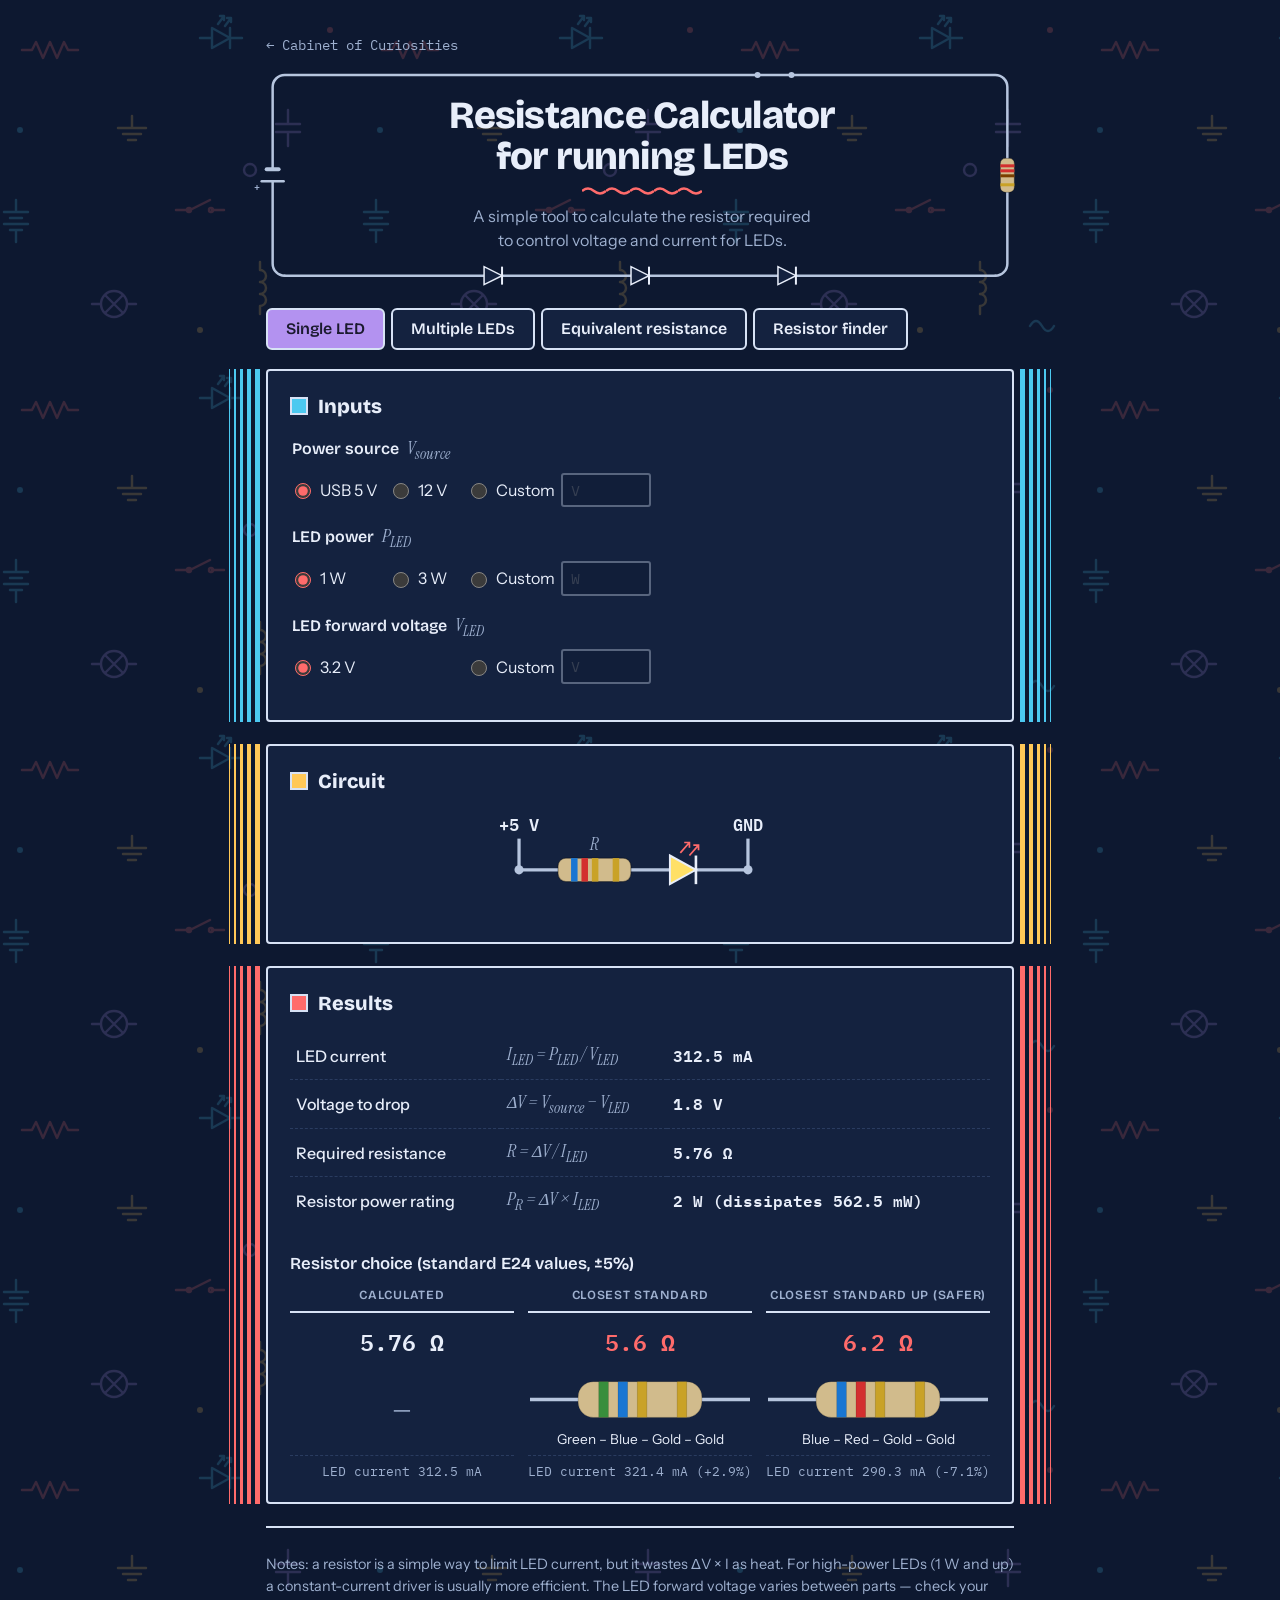
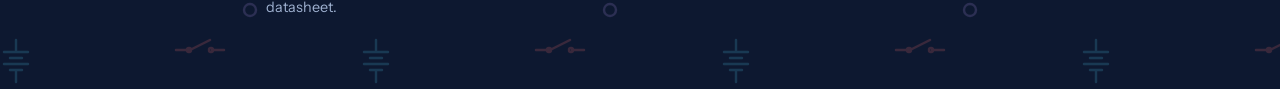
<file: ResCalc/index.html>
<!DOCTYPE html>
<html lang="en">
<head>
  <meta charset="UTF-8">
  <meta name="viewport" content="width=device-width, initial-scale=1">
  <title>Resistance Calculator for running LEDs</title>
  <meta name="description" content="A simple tool to calculate the resistor required to control voltage and current for LEDs">
  <!-- link previews (WhatsApp, Slack, LinkedIn, X...): absolute URLs on the Cabinet; image made by dev-tools/make-og-preview.js -->
  <meta property="og:title" content="LED Resistor Calculator">
  <meta property="og:description" content="Work out the series resistor for LEDs, the equivalent resistance of any series/parallel network, and resistor colour codes.">
  <meta property="og:image" content="https://cabinetofcuriosities.in/led-resistor-calculator/og-preview.jpg">
  <meta property="og:image:width" content="1200">
  <meta property="og:image:height" content="630">
  <meta property="og:image:alt" content="The calculator's title, framed by a circuit of battery, switch, resistor and three lit LEDs">
  <meta property="og:url" content="https://cabinetofcuriosities.in/led-resistor-calculator/">
  <meta property="og:type" content="website">
  <meta property="og:site_name" content="Cabinet of Curiosities">
  <meta name="twitter:card" content="summary_large_image">
  <meta name="theme-color" content="#0d1830">
  <link rel="stylesheet" href="style.css">
  <link rel="stylesheet" href="theme.css">
</head>
<body>
  <main>
    <a class="back-link" href="https://cabinetofcuriosities.in/">&larr; Cabinet of Curiosities</a>
    <header id="hero">
      <!-- animated circuit drawn round the title by drawHeroCircuit() in script.js -->
      <svg class="hero-circuit" id="hero-circuit" aria-hidden="true"></svg>
      <h1>Resistance Calculator for running LEDs</h1>
      <p class="subtitle">A simple tool to calculate the resistor required to control voltage and current for LEDs.</p>
    </header>

    <nav class="tabs" role="tablist">
      <button role="tab" id="tab-single" aria-controls="panel-single" aria-selected="true">Single LED</button>
      <button role="tab" id="tab-multi" aria-controls="panel-multi" aria-selected="false">Multiple LEDs</button>
      <button role="tab" id="tab-equiv" aria-controls="panel-equiv" aria-selected="false">Equivalent resistance</button>
      <button role="tab" id="tab-finder" aria-controls="panel-finder" aria-selected="false">Resistor finder</button>
    </nav>

    <!-- =================== Tab 1: Single LED =================== -->
    <div role="tabpanel" id="panel-single" aria-labelledby="tab-single" data-prefix="s">
      <section class="card">
        <h2>Inputs</h2>

        <fieldset>
          <legend>Power source &nbsp;<span class="sym">V<sub>source</sub></span></legend>
          <div class="options opt-grid">
            <label><input type="radio" name="s-vsource" value="5" checked> USB 5 V</label>
            <label><input type="radio" name="s-vsource" value="12"> 12 V</label>
            <label class="opt-custom"><input type="radio" name="s-vsource" value="custom"> Custom
              <input type="number" id="s-vsource-custom" step="any" min="0" placeholder="V" disabled></label>
          </div>
        </fieldset>

        <fieldset>
          <legend>LED power &nbsp;<span class="sym">P<sub>LED</sub></span></legend>
          <div class="options opt-grid">
            <label><input type="radio" name="s-power" value="1" checked> 1 W</label>
            <label><input type="radio" name="s-power" value="3"> 3 W</label>
            <label class="opt-custom"><input type="radio" name="s-power" value="custom"> Custom
              <input type="number" id="s-power-custom" step="any" min="0" placeholder="W" disabled></label>
          </div>
        </fieldset>

        <fieldset>
          <legend>LED forward voltage &nbsp;<span class="sym">V<sub>LED</sub></span></legend>
          <div class="options opt-grid">
            <label><input type="radio" name="s-vled" value="3.2" checked> 3.2 V</label>
            <label class="opt-custom"><input type="radio" name="s-vled" value="custom"> Custom
              <input type="number" id="s-vled-custom" step="any" min="0" placeholder="V" disabled></label>
          </div>
        </fieldset>
      </section>

      <section class="card">
        <h2>Circuit</h2>
        <svg id="s-diagram" class="diagram" role="img" aria-label="Circuit diagram: resistor in series with one LED"></svg>
      </section>

      <section class="card">
        <h2>Results</h2>
        <p id="s-error" class="error" hidden></p>

        <div id="s-results">
          <table class="calc">
            <tr>
              <th>LED current</th>
              <td class="formula">I<sub>LED</sub> = P<sub>LED</sub> / V<sub>LED</sub></td>
              <td id="s-out-i" class="value"></td>
            </tr>
            <tr>
              <th>Voltage to drop</th>
              <td class="formula">&Delta;V = V<sub>source</sub> &minus; V<sub>LED</sub></td>
              <td id="s-out-dv" class="value"></td>
            </tr>
            <tr>
              <th>Required resistance</th>
              <td class="formula">R = &Delta;V / I<sub>LED</sub></td>
              <td id="s-out-r" class="value"></td>
            </tr>
            <tr>
              <th>Resistor power rating</th>
              <td class="formula">P<sub>R</sub> = &Delta;V &times; I<sub>LED</sub></td>
              <td id="s-out-pr" class="value"></td>
            </tr>
          </table>

          <h3>Resistor choice (standard E24 values, &plusmn;5%)</h3>
          <div class="choice-grid">
            <div class="cg-head">Calculated</div>
            <div class="cg-head">Closest standard</div>
            <div class="cg-head">Closest standard up (safer)</div>

            <p class="cg-val" id="s-out-req"></p>
            <p class="cg-val accent" id="s-out-closest"></p>
            <p class="cg-val accent" id="s-out-up"></p>

            <div class="cg-bands cg-none">&mdash;</div>
            <div class="cg-bands">
              <svg id="s-svg-closest" viewBox="0 0 320 80" role="img" aria-label="Closest standard resistor colour bands"></svg>
              <p id="s-bands-closest" class="bands"></p>
            </div>
            <div class="cg-bands">
              <svg id="s-svg-up" viewBox="0 0 320 80" role="img" aria-label="Closest standard up resistor colour bands"></svg>
              <p id="s-bands-up" class="bands"></p>
            </div>

            <p class="cg-cur" id="s-cur-req"></p>
            <p class="cg-cur" id="s-cur-closest"></p>
            <p class="cg-cur" id="s-cur-up"></p>
          </div>
        </div>
      </section>
    </div>

    <!-- =================== Tab 2: Multiple LEDs =================== -->
    <div role="tabpanel" id="panel-multi" aria-labelledby="tab-multi" data-prefix="m" hidden>
      <section class="card">
        <h2>Inputs</h2>

        <fieldset>
          <legend>LEDs in series per string &nbsp;<span class="sym">n<sub>series</sub></span></legend>
          <div class="slider">
            <input type="range" id="m-series" min="0" max="12" step="1" value="3">
            <output id="m-series-val" for="m-series">3</output>
          </div>
        </fieldset>

        <fieldset>
          <legend>Strings in parallel &nbsp;<span class="sym">n<sub>parallel</sub></span></legend>
          <div class="slider">
            <input type="range" id="m-parallel" min="0" max="10" step="1" value="1">
            <output id="m-parallel-val" for="m-parallel">1</output>
          </div>
        </fieldset>

        <fieldset>
          <legend>Power source &nbsp;<span class="sym">V<sub>source</sub></span></legend>
          <div class="options opt-grid">
            <label><input type="radio" name="m-vsource" value="5"> USB 5 V</label>
            <label><input type="radio" name="m-vsource" value="12" checked> 12 V</label>
            <label class="opt-custom"><input type="radio" name="m-vsource" value="custom"> Custom
              <input type="number" id="m-vsource-custom" step="any" min="0" placeholder="V" disabled></label>
          </div>
        </fieldset>

        <fieldset>
          <legend>LED power (each) &nbsp;<span class="sym">P<sub>LED</sub></span></legend>
          <div class="options opt-grid">
            <label><input type="radio" name="m-power" value="1" checked> 1 W</label>
            <label><input type="radio" name="m-power" value="3"> 3 W</label>
            <label class="opt-custom"><input type="radio" name="m-power" value="custom"> Custom
              <input type="number" id="m-power-custom" step="any" min="0" placeholder="W" disabled></label>
          </div>
        </fieldset>

        <fieldset>
          <legend>LED forward voltage (each) &nbsp;<span class="sym">V<sub>LED</sub></span></legend>
          <div class="options opt-grid">
            <label><input type="radio" name="m-vled" value="3.2" checked> 3.2 V</label>
            <label class="opt-custom"><input type="radio" name="m-vled" value="custom"> Custom
              <input type="number" id="m-vled-custom" step="any" min="0" placeholder="V" disabled></label>
          </div>
        </fieldset>
      </section>

      <section class="card">
        <h2>Circuit</h2>
        <svg id="m-diagram" class="diagram" role="img" aria-label="Circuit diagram of the LED array"></svg>
        <p class="note">Each string gets its own resistor. Parallel LEDs sharing one resistor don't split the current
          evenly, so one LED can end up over-driven.</p>
      </section>

      <section class="card">
        <h2>Results</h2>
        <p id="m-error" class="error" hidden></p>

        <div id="m-results">
          <table class="calc">
            <tr>
              <th>LED current (= string current)</th>
              <td class="formula">I<sub>LED</sub> = P<sub>LED</sub> / V<sub>LED</sub></td>
              <td id="m-out-i" class="value"></td>
            </tr>
            <tr>
              <th>String voltage</th>
              <td class="formula">V<sub>string</sub> = n<sub>series</sub> &times; V<sub>LED</sub></td>
              <td id="m-out-vstring" class="value"></td>
            </tr>
            <tr>
              <th>Voltage to drop</th>
              <td class="formula">&Delta;V = V<sub>source</sub> &minus; V<sub>string</sub></td>
              <td id="m-out-dv" class="value"></td>
            </tr>
            <tr>
              <th>Required resistance (per string)</th>
              <td class="formula">R = &Delta;V / I<sub>LED</sub></td>
              <td id="m-out-r" class="value"></td>
            </tr>
            <tr>
              <th>Resistor power rating (each)</th>
              <td class="formula">P<sub>R</sub> = &Delta;V &times; I<sub>LED</sub></td>
              <td id="m-out-pr" class="value"></td>
            </tr>
            <tr>
              <th>Total current from source</th>
              <td class="formula">I<sub>total</sub> = n<sub>parallel</sub> &times; I<sub>LED</sub></td>
              <td id="m-out-itotal" class="value"></td>
            </tr>
            <tr>
              <th>Total power from source</th>
              <td class="formula">P<sub>total</sub> = V<sub>source</sub> &times; I<sub>total</sub></td>
              <td id="m-out-ptotal" class="value"></td>
            </tr>
            <tr>
              <th>Power in LEDs / efficiency</th>
              <td class="formula">n<sub>series</sub> &times; n<sub>parallel</sub> &times; P<sub>LED</sub></td>
              <td id="m-out-pleds" class="value"></td>
            </tr>
          </table>

          <h3>Resistor choice (standard E24 values, &plusmn;5%)</h3>
          <p id="m-out-count" class="note"></p>
          <div class="choice-grid">
            <div class="cg-head">Calculated (per string)</div>
            <div class="cg-head">Closest standard</div>
            <div class="cg-head">Closest standard up (safer)</div>

            <p class="cg-val" id="m-out-req"></p>
            <p class="cg-val accent" id="m-out-closest"></p>
            <p class="cg-val accent" id="m-out-up"></p>

            <div class="cg-bands cg-none">&mdash;</div>
            <div class="cg-bands">
              <svg id="m-svg-closest" viewBox="0 0 320 80" role="img" aria-label="Closest standard resistor colour bands"></svg>
              <p id="m-bands-closest" class="bands"></p>
            </div>
            <div class="cg-bands">
              <svg id="m-svg-up" viewBox="0 0 320 80" role="img" aria-label="Closest standard up resistor colour bands"></svg>
              <p id="m-bands-up" class="bands"></p>
            </div>

            <p class="cg-cur" id="m-cur-req"></p>
            <p class="cg-cur" id="m-cur-closest"></p>
            <p class="cg-cur" id="m-cur-up"></p>
          </div>
        </div>
      </section>
    </div>

    <!-- =================== Tab 3: Equivalent resistance =================== -->
    <div role="tabpanel" id="panel-equiv" aria-labelledby="tab-equiv" hidden>
      <section class="card">
        <div class="net-toolbar">
          <h2>Circuit</h2>
          <span class="mode-toggle" id="e-mode" role="group" aria-label="Diagram mode">
            <button type="button" data-mode="edit" aria-pressed="true">Edit</button>
            <button type="button" data-mode="view" aria-pressed="false">View</button>
          </span>
        </div>
        <p class="note net-help">Build the circuit on the diagram. Each resistor has <strong>+</strong> buttons: left and right
          add a resistor in <strong>series</strong>, above and below add one in <strong>parallel</strong>.
          Set each value with its number and multiplier (4.7 &times; 1 k&Omega; = 4.7 k&Omega;); &times; removes a resistor.</p>
        <p class="net-summary" id="e-summary"></p>
        <div class="net-scroll">
          <div class="net-canvas" id="e-canvas"></div>
        </div>
      </section>

      <section class="card">
        <h2>Results</h2>
        <div id="e-results">
          <table class="calc" id="e-working"></table>

          <h3>Equivalent resistance</h3>
          <div class="choice-grid two">
            <div class="cg-head">Equivalent</div>
            <div class="cg-head">Closest standard (E24)</div>

            <p class="cg-val" id="e-out-total"></p>
            <p class="cg-val accent" id="e-out-closest"></p>

            <div class="cg-bands cg-none">&mdash;</div>
            <div class="cg-bands">
              <svg id="e-svg-closest" viewBox="0 0 320 80" role="img" aria-label="Closest standard resistor colour bands"></svg>
              <p id="e-bands-closest" class="bands"></p>
            </div>
          </div>
        </div>
      </section>
    </div>

    <!-- =================== Tab 4: Resistor finder =================== -->
    <div role="tabpanel" id="panel-finder" aria-labelledby="tab-finder" hidden>
      <section class="card">
        <h2>Resistor finder</h2>

        <div class="choice-grid finder">
          <label class="cg-head" for="f-value">Resistor needed</label>
          <div class="cg-head">Closest standard (E24)</div>
          <div class="cg-head">Look for</div>

          <div class="finder-input">
            <input type="text" id="f-value" class="r-input" value="220" autocomplete="off" spellcheck="false"
                   placeholder="e.g. 4.7k">
            <p class="note" id="f-parsed"></p>
          </div>
          <p class="cg-val accent" id="f-out-closest"></p>
          <div class="cg-bands">
            <svg id="f-svg" viewBox="0 0 320 80" role="img" aria-label="Colour bands of the closest standard resistor"></svg>
            <p id="f-bands" class="bands"></p>
          </div>
        </div>

        <p class="note">Type values like <code>220</code>, <code>4.7k</code>, <code>4k7</code> or <code>1M</code>.
          4-band, &plusmn;5% (gold). Read from the end where the bands are bunched together.</p>
      </section>

      <section class="card">
        <h2>Resistor identifier</h2>

        <div class="options">
          <label><input type="radio" name="id-count" value="4" checked> 4-band</label>
          <label><input type="radio" name="id-count" value="5"> 5-band</label>
        </div>

        <!-- one labelled dropdown per band, built by script.js -->
        <div class="id-bands" id="id-selects"></div>

        <div class="id-result">
          <svg id="id-svg" viewBox="0 0 320 80" role="img" aria-label="Resistor with the chosen colour bands"></svg>
          <div>
            <p class="cg-val accent" id="id-value"></p>
            <p class="note" id="id-range"></p>
          </div>
        </div>
      </section>
    </div>

    <footer>
      <p>Notes: a resistor is a simple way to limit LED current, but it wastes &Delta;V &times; I as heat. For high-power LEDs
        (1 W and up) a constant-current driver is usually more efficient. The LED forward voltage varies between parts &mdash;
        check your datasheet.</p>
    </footer>
  </main>

  <script src="script.js"></script>
</body>
</html>
</file>
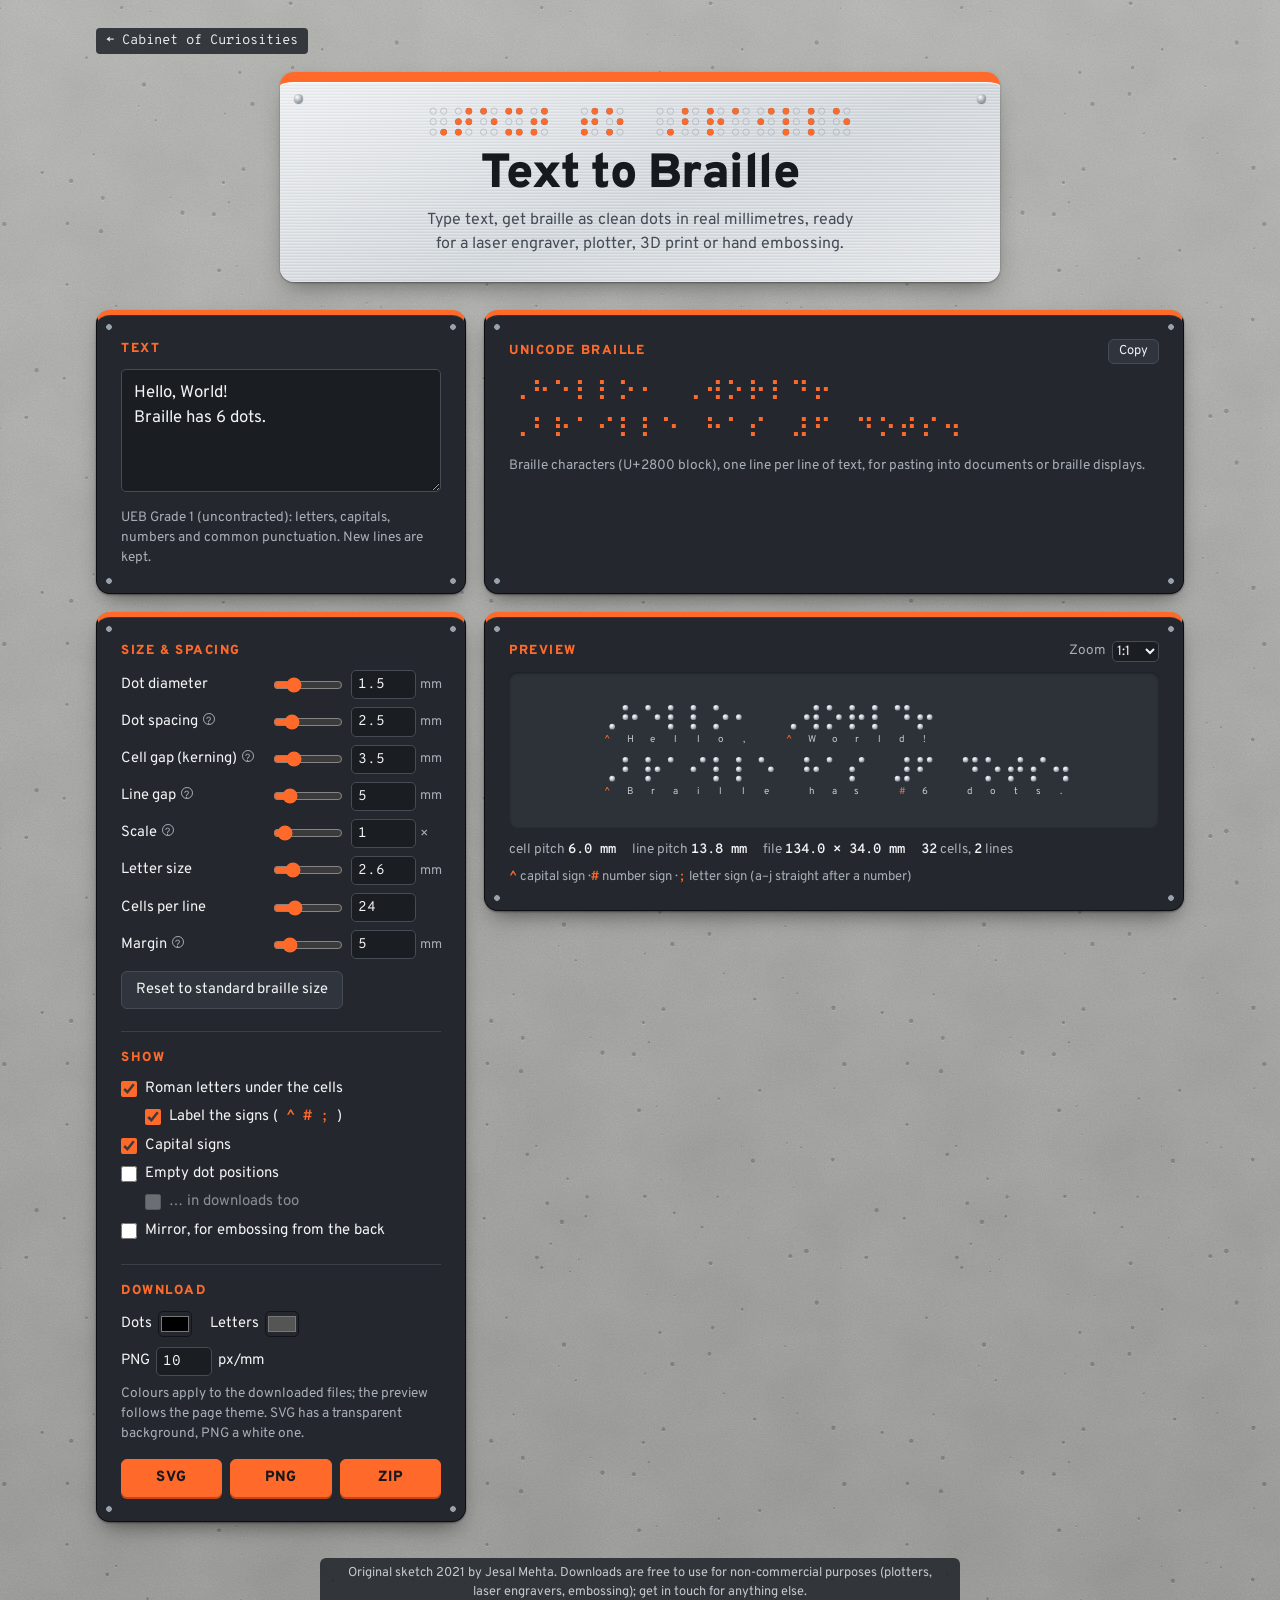
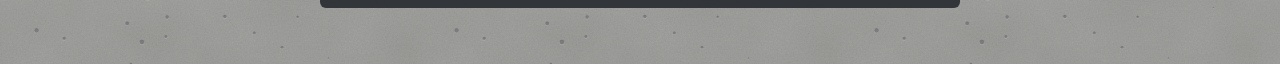
<file: TextToBraille/index.html>
<!DOCTYPE html>
<html lang="en">
<head>
  <meta charset="UTF-8">
  <meta name="viewport" content="width=device-width, initial-scale=1">
  <title>Text to Braille</title>
  <meta name="description" content="Type text, get braille (UEB Grade 1) as clean SVG dots in real millimetres, for laser engravers, plotters, 3D printing and embossing. Download SVG, PNG or ZIP.">
  <!-- link previews (WhatsApp, Slack, LinkedIn, X...): absolute URLs on the Cabinet. og-preview.jpg is made once the look is settled. -->
  <meta property="og:title" content="Text to Braille">
  <meta property="og:description" content="Type text, get braille as SVG dots in real millimetres, for laser engravers, plotters and embossing.">
  <meta property="og:image" content="https://cabinetofcuriosities.in/text-to-braille/og-preview.jpg">
  <meta property="og:image:width" content="1200">
  <meta property="og:image:height" content="630">
  <meta property="og:image:alt" content="The words Text to Braille above their braille dots">
  <meta property="og:url" content="https://cabinetofcuriosities.in/text-to-braille/">
  <meta property="og:type" content="website">
  <meta property="og:site_name" content="Cabinet of Curiosities">
  <meta name="twitter:card" content="summary_large_image">
  <link rel="stylesheet" href="style.css">
  <link rel="stylesheet" href="theme.css">
</head>
<body>
  <main>
    <a class="back-link" href="https://cabinetofcuriosities.in/">&larr; Cabinet of Curiosities</a>

    <header id="hero">
      <!-- the title in braille, drawn by drawHero() in script.js with the same engine as the preview -->
      <svg class="hero-braille" id="hero-braille" aria-hidden="true"></svg>
      <h1>Text to Braille</h1>
      <p class="subtitle">Type text, get braille as clean dots in real millimetres, ready for a laser engraver, plotter, 3D print or hand embossing.</p>
    </header>

    <div class="workspace">

      <!-- ============ text in ============ -->
      <section class="card area-text">
        <h2><label for="text-in">Text</label></h2>
        <textarea id="text-in" rows="4" spellcheck="false">Hello, World!
Braille has 6 dots.</textarea>
        <p class="hint">UEB Grade 1 (uncontracted): letters, capitals, numbers and common punctuation. New lines are kept.</p>
        <p class="warn" id="unsupported" hidden></p>
      </section>

      <!-- ============ Unicode braille ============ -->
      <section class="card area-unicode">
        <div class="card-head">
          <h2>Unicode braille</h2>
          <button type="button" class="small" id="copy-unicode">Copy</button>
        </div>
        <output id="unicode-out" class="unicode-out" lang="en-Brai"></output>
        <p class="hint">Braille characters (U+2800 block), one line per line of text, for pasting into documents or braille displays.</p>
      </section>

      <!-- ============ preview ============ -->
      <section class="card area-preview">
        <div class="card-head">
          <h2>Preview</h2>
          <label class="zoom">Zoom
            <select id="zoom">
              <option value="fit">Fit</option>
              <option value="1" selected>1:1</option>
              <option value="1.5">1.5&times;</option>
              <option value="2">2&times;</option>
              <option value="3">3&times;</option>
            </select>
          </label>
        </div>
        <div class="preview-wrap">
          <svg id="preview" class="preview" role="img" aria-label="Braille preview"></svg>
        </div>
        <p class="readout" id="readout"></p>
        <p class="legend" id="sign-legend"><span class="sig">^</span> capital sign &middot; <span class="sig">#</span> number sign &middot; <span class="sig">;</span> letter sign (a&ndash;j straight after a number)</p>
      </section>

      <!-- ============ controls ============ -->
      <section class="card area-controls">
        <h2>Size &amp; spacing</h2>
        <!-- rows (slider + number box) are built from SIZES in script.js -->
        <div id="size-rows" class="size-rows"></div>
        <div class="row-buttons">
          <button type="button" id="reset-sizes" title="Dot 1.5 mm, dots 2.5 mm apart, cells 6.0 mm apart, lines 10.0 mm apart (Marburg Medium), scale 1&times;">Reset to standard braille size</button>
        </div>
        <p class="warn" id="size-warn" hidden></p>

        <h2>Show</h2>
        <div class="toggles">
          <label><input type="checkbox" id="opt-letters" checked> Roman letters under the cells</label>
          <label class="sub"><input type="checkbox" id="opt-signlabels" checked> Label the signs (<span class="sig">^</span> <span class="sig">#</span> <span class="sig">;</span>)</label>
          <label><input type="checkbox" id="opt-capitals" checked> Capital signs</label>
          <label><input type="checkbox" id="opt-ghost"> Empty dot positions</label>
          <label class="sub"><input type="checkbox" id="opt-ghost-export"> &hellip; in downloads too</label>
          <label><input type="checkbox" id="opt-mirror"> Mirror, for embossing from the back</label>
        </div>

        <h2>Download</h2>
        <div class="export-grid">
          <label>Dots <input type="color" id="col-dots" value="#000000"></label>
          <label>Letters <input type="color" id="col-letters" value="#555555"></label>
          <label>PNG <input type="number" id="ppm" value="10" min="1" max="40" step="1"> px/mm</label>
        </div>
        <p class="hint">Colours apply to the downloaded files; the preview follows the page theme. SVG has a transparent background, PNG a white one.</p>
        <div class="export-buttons">
          <button type="button" class="pri" id="x-svg">SVG</button>
          <button type="button" class="pri" id="x-png">PNG</button>
          <button type="button" class="pri" id="x-zip" title="SVG + PNG + the text (original and Unicode braille) in one .zip">ZIP</button>
        </div>
      </section>
    </div>

    <footer>
      <p>Original sketch 2021 by Jesal Mehta. Downloads are free to use for non-commercial purposes (plotters, laser engravers, embossing); get in touch for anything else.</p>
    </footer>
  </main>


  <script src="script.js"></script>
</body>
</html>
</file>
<file: ResCalc/style.css>
:root {
  --bg: #f6f5f1;
  --card: #ffffff;
  --text: #1f2328;
  --muted: #5f6670;
  --border: #dcdad3;
  --accent: #c2410c;
  --error-bg: #fdecea;
  --error-text: #9b1c1c;
  --resistor-body: #e8d3a8;
  --wire: #9aa0a6;
  --led: #fff3b0;
}

@media (prefers-color-scheme: dark) {
  :root {
    --bg: #17181a;
    --card: #222427;
    --text: #e8e6e1;
    --muted: #a0a4aa;
    --border: #3a3d42;
    --accent: #fb923c;
    --error-bg: #3b1d1d;
    --error-text: #fca5a5;
    --resistor-body: #c9b385;
    --wire: #7b8188;
    --led: #f5e27a;
  }
}

* { box-sizing: border-box; }

body {
  margin: 0;
  background: var(--bg);
  color: var(--text);
  font-family: system-ui, -apple-system, "Segoe UI", Roboto, sans-serif;
  line-height: 1.5;
}

main {
  max-width: 760px;
  margin: 0 auto;
  padding: 24px 16px 48px;
}

h1 { margin: 0 0 4px; font-size: 1.6rem; }
h2 { margin: 0 0 12px; font-size: 1.15rem; }
h3 { margin: 24px 0 8px; font-size: 1rem; }

.subtitle { margin: 0 0 20px; color: var(--muted); }

.card {
  background: var(--card);
  border: 1px solid var(--border);
  border-radius: 10px;
  padding: 18px 20px;
  margin-bottom: 18px;
}

fieldset {
  border: none;
  padding: 0;
  margin: 0 0 14px;
}

legend { font-weight: 600; margin-bottom: 6px; }

.sym { color: var(--muted); font-weight: 400; font-style: italic; }

.options {
  display: flex;
  flex-wrap: wrap;
  gap: 8px 18px;
  align-items: center;
}

.options label {
  display: inline-flex;
  align-items: center;
  gap: 6px;
  cursor: pointer;
}

input[type="radio"] { accent-color: var(--accent); }

input[type="number"] {
  width: 90px;
  padding: 4px 6px;
  border: 1px solid var(--border);
  border-radius: 6px;
  background: var(--bg);
  color: var(--text);
  font: inherit;
}

input[type="number"]:disabled { opacity: 0.45; }

table.calc {
  width: 100%;
  border-collapse: collapse;
}

table.calc th, table.calc td {
  padding: 8px 6px;
  border-bottom: 1px solid var(--border);
  text-align: left;
  vertical-align: middle;
}

table.calc th { font-weight: 500; }
.formula { color: var(--muted); font-style: italic; }
.value { text-align: right; font-variant-numeric: tabular-nums; font-weight: 600; white-space: nowrap; }

/* ---------- resistor choice: 3 columns ---------- */

.choice-grid {
  display: grid;
  grid-template-columns: repeat(3, minmax(0, 1fr));
  gap: 6px 14px;
  text-align: center;
  align-items: center;
}

.cg-head {
  font-size: 0.8rem;
  text-transform: uppercase;
  letter-spacing: 0.05em;
  color: var(--muted);
  border-bottom: 1px solid var(--border);
  padding-bottom: 6px;
  align-self: end;
}

.cg-val { font-size: 1.5rem; font-weight: 700; margin: 4px 0; }
.cg-val.accent { color: var(--accent); }

.cg-bands svg { width: 100%; max-width: 220px; height: auto; display: block; margin: 0 auto; }
.cg-bands .bands { margin: 2px 0 0; font-size: 0.85rem; }
.cg-none { color: var(--muted); font-size: 1.4rem; }

.cg-cur {
  margin: 0;
  padding-top: 6px;
  border-top: 1px solid var(--border);
  font-size: 0.9rem;
  color: var(--muted);
  font-variant-numeric: tabular-nums;
  align-self: start;
}

@media (max-width: 520px) {
  .choice-grid { gap: 6px 8px; }
  .cg-val { font-size: 1.1rem; }
  .cg-head { font-size: 0.7rem; }
  .cg-bands .bands, .cg-cur { font-size: 0.75rem; }
}

/* ---------- tabs ---------- */

.tabs {
  display: flex;
  gap: 4px;
  margin-bottom: 14px;
  border-bottom: 1px solid var(--border);
}

.tabs button {
  font: inherit;
  font-weight: 600;
  padding: 8px 16px;
  border: 1px solid transparent;
  border-bottom: none;
  border-radius: 8px 8px 0 0;
  background: transparent;
  color: var(--muted);
  cursor: pointer;
  margin-bottom: -1px;
}

.tabs button[aria-selected="true"] {
  background: var(--card);
  color: var(--accent);
  border-color: var(--border);
}

/* ---------- sliders ---------- */

.slider {
  display: flex;
  align-items: center;
  gap: 12px;
}

.slider input[type="range"] {
  flex: 1;
  max-width: 360px;
  accent-color: var(--accent);
}

.slider output {
  min-width: 2ch;
  font-size: 1.3rem;
  font-weight: 700;
  font-variant-numeric: tabular-nums;
}

/* ---------- circuit diagram ---------- */

.diagram {
  display: block;
  width: 100%;
  height: auto;
  margin: 0 auto;
}

.dg-label { font-size: 13px; font-weight: 600; fill: var(--text); }
.dg-small { font-size: 11px; fill: var(--muted); }
.dg-empty { font-size: 14px; fill: var(--muted); font-style: italic; }

.bands { margin: 4px 0; }
.note { color: var(--muted); margin: 6px 0; font-size: 0.95rem; }

.error {
  background: var(--error-bg);
  color: var(--error-text);
  padding: 10px 12px;
  border-radius: 6px;
  margin: 0 0 12px;
}

footer { color: var(--muted); font-size: 0.9rem; }

@media (max-width: 520px) {
  table.calc .formula { display: none; }
  table.calc .value { white-space: normal; }
}

/* ---------- shared: text inputs ---------- */

.r-input {
  width: 84px;
  padding: 4px 8px;
  border: 1px solid var(--border);
  border-radius: 6px;
  background: var(--bg);
  color: var(--text);
  font: inherit;
}

.r-input.invalid { border-color: var(--accent); box-shadow: 0 0 0 2px var(--accent); }

code { font-size: 0.9em; }

/* ---------- tab 3: equivalent resistance ---------- */

/* The diagram is the editor: an SVG of wires and resistors with HTML
   buttons and dropdowns positioned on top (coordinates from script.js). */

.net-summary {
  margin: 0 0 10px;
  text-align: center;
  font-variant-numeric: tabular-nums;
  overflow-wrap: anywhere;
}

.net-scroll { overflow-x: auto; padding-bottom: 4px; }

.net-canvas { position: relative; margin: 0 auto; }
.net-canvas svg { position: absolute; inset: 0; }

.net-add, .net-del, .net-pick {
  position: absolute;
  transform: translate(-50%, -50%);
}

/* number + multiplier dropdowns under each resistor */
.net-pick { display: flex; gap: 3px; white-space: nowrap; }

.net-add {
  width: 22px; height: 22px;
  padding: 0;
  border: 1px solid var(--border);
  border-radius: 50%;
  background: var(--card);
  color: var(--text);
  font: 600 15px/1 system-ui, sans-serif;
  cursor: pointer;
  opacity: 0.55;
  transition: opacity 0.12s, background 0.12s;
}

.net-add:hover, .net-add:focus-visible { opacity: 1; background: var(--accent); color: #fff; }

.net-del {
  width: 18px; height: 18px;
  padding: 0;
  border: none;
  border-radius: 50%;
  background: transparent;
  color: var(--muted);
  font: 600 15px/1 system-ui, sans-serif;
  cursor: pointer;
}

.net-del:hover { color: var(--accent); }

.net-value {
  font: inherit;
  font-size: 0.8rem;
  padding: 2px 2px;
  border: 1px solid var(--border);
  border-radius: 6px;
  background: var(--card);
  color: var(--text);
  cursor: pointer;
}

.choice-grid.two { grid-template-columns: repeat(2, minmax(0, 1fr)); max-width: 520px; margin: 0 auto; }

/* ---------- tab 4: resistor finder ---------- */

.choice-grid.finder { grid-template-columns: minmax(0, 1fr) minmax(0, 1fr) minmax(0, 1.3fr); }
.finder-input .r-input { width: 100%; max-width: 160px; text-align: center; font-size: 1.1rem; }
.finder-input .note { margin: 4px 0 0; font-size: 0.82rem; }

/* ---------- tab 4: resistor identifier ---------- */

.id-bands {
  display: grid;
  grid-template-columns: repeat(auto-fit, minmax(130px, 1fr));
  gap: 10px;
  margin: 14px 0 6px;
}

.id-band { display: flex; flex-direction: column; gap: 4px; font-size: 0.82rem; color: var(--muted); }

.id-band select {
  font: inherit;
  font-size: 0.95rem;
  font-weight: 600;
  padding: 6px 8px;
  border: 1px solid var(--border);
  border-radius: 6px;
  cursor: pointer;
}

/* the closed dropdown takes its band colour (set in script.js); keep the open list readable */
.id-band option { background: var(--card); color: var(--text); }

.id-result {
  display: flex;
  flex-wrap: wrap;
  align-items: center;
  justify-content: center;
  gap: 8px 24px;
  margin-top: 10px;
}

.id-result svg { width: 100%; max-width: 320px; height: auto; }
.id-result .cg-val { margin: 0; }
.id-result .note { margin: 2px 0 0; }

/* ---------- LED tabs: radio groups aligned in columns ---------- */
/* preset 1 | preset 2 | Custom. Custom is always column 3, so a group with one
   preset (LED forward voltage) leaves column 2 empty. */

.options.opt-grid {
  display: grid;
  grid-template-columns: 90px 70px auto;
  gap: 8px 8px;
}

.opt-grid label { white-space: nowrap; }

.opt-grid .opt-custom { grid-column: 3; }

@media (max-width: 520px) {
  .options.opt-grid { grid-template-columns: 90px auto; }
  .opt-grid .opt-custom { grid-column: 1 / -1; }
}

/* Edit | View toggle for the equivalent-resistance diagram */

.net-toolbar {
  display: flex;
  align-items: center;
  justify-content: space-between;
  gap: 12px;
  flex-wrap: wrap;
}

.net-toolbar h2 { margin-bottom: 0; }

.mode-toggle { display: inline-flex; }

.mode-toggle button {
  font: inherit;
  font-size: 0.85rem;
  font-weight: 600;
  padding: 3px 14px;
  border: 1px solid var(--border);
  background: var(--card);
  color: var(--muted);
  cursor: pointer;
}

.mode-toggle button:first-child { border-radius: 6px 0 0 6px; }
.mode-toggle button:last-child { border-radius: 0 6px 6px 0; border-left: none; }
.mode-toggle button[aria-pressed="true"] { background: var(--text); color: var(--card); }

.net-viewing .net-help { display: none; }
.net-toolbar + .note, .net-toolbar + .net-summary { margin-top: 12px; }
</file>
<file: ResCalc/theme.css>
@import url("https://fonts.googleapis.com/css2?family=Bricolage+Grotesque:opsz,wght@12..96,600;12..96,800&family=IBM+Plex+Mono:wght@500;600&family=Instrument+Sans:wght@400;500;600&family=Instrument+Serif:ital@1&display=swap");

/* Postmodern-but-serious on midnight blue: light outlines, stepped accent lines on the
   left of each card, four neon accents (M1: coral, cyan, amber, lavender), and an
   animated circuit beside the title. Chosen 2026-11-22 from a background/palette trial. */

:root {
  color-scheme: dark;
  --bg: #0d1830;          /* midnight blue */
  --card: #14223f;
  --text: #e8eefa;
  --muted: #9eb0cf;
  --border: #d7e2f5;      /* outlines */
  --rule: #2a3c60;        /* dividers inside cards */
  --accent: #ff6b6b;      /* coral */
  --teal: #4cc9f0;        /* cyan (variable keeps its old role name) */
  --mustard: #ffc857;     /* amber */
  --violet: #b392f0;      /* lavender */
  --on-violet: #1b1a2e;
  --error-bg: #4a1f2a;
  --error-text: #ffb4bd;
  --resistor-body: #d1bb8c;
  --wire: #b6c5de;
  --led: #ffe066;

  --font-display: "Bricolage Grotesque", "Segoe UI", system-ui, sans-serif;
  --font-body: "Instrument Sans", "Segoe UI", system-ui, sans-serif;
  --font-serif: "Instrument Serif", Georgia, serif;
  --font-mono: "IBM Plex Mono", Consolas, monospace;
}

* { box-sizing: border-box; }

body {
  margin: 0;
  background-color: var(--bg);
  /* faint electrical symbols, scattered Memphis-style (see bg-symbols.svg) */
  background-image: url("bg-symbols.svg");
  background-size: 360px 360px;
  color: var(--text);
  font-family: var(--font-body);
  line-height: 1.5;
}

main {
  max-width: 780px;
  margin: 0 auto;
  padding: 32px 16px 56px;
}

/* link back to the Cabinet of Curiosities, where this page is published */
.back-link {
  display: inline-block;
  margin: 0 0 14px;
  font-family: var(--font-mono);
  font-size: 0.85rem;
  color: var(--muted);
  text-decoration: none;
}
.back-link:hover, .back-link:focus-visible { color: var(--accent); text-decoration: underline; }

/* ---------- header ---------- */

header {
  position: relative;
  padding: 26px 30px 30px 34px;     /* room inside the circuit border */
  margin-bottom: 26px;
}

/* ---------- animated circuit round the title ----------
   The wire runs as a rounded rectangle round the header with a battery on the
   left edge, a switch on the top, a resistor on the right and an LED on the
   bottom (drawn to size by drawHeroCircuit() in script.js). The switch opens
   and closes on a 4s cycle; the LED lights, with a glow, only while it's closed.
   The animations share the same timing so they stay in step. */

.hero-circuit {
  position: absolute;
  inset: 0;
  width: 100%;
  height: 100%;
  overflow: visible;
  pointer-events: none;
}

.hero-circuit .hc-wire { fill: none; stroke: var(--wire); stroke-width: 2.5; stroke-linecap: round; stroke-linejoin: round; }
.hero-circuit .hc-node { fill: var(--wire); }
.hero-circuit .hc-label { fill: var(--muted); font: 600 10px var(--font-mono); }
.hero-circuit .hc-resistor { fill: var(--resistor-body); stroke: rgba(0, 0, 0, 0.3); }
.hero-circuit .hc-led { fill: var(--card); stroke: var(--text); stroke-width: 1.5; animation: hc-led 4s infinite; }
.hero-circuit .hc-bar { stroke: var(--text); stroke-width: 2; }
.hero-circuit .hc-glow { fill: var(--mustard); filter: blur(7px); opacity: 0; animation: hc-glow 4s infinite; }
.hero-circuit .hc-rays { fill: none; stroke: var(--mustard); stroke-width: 1.5; opacity: 0; animation: hc-glow 4s infinite; }
.hero-circuit .hc-lever {
  transform-box: view-box;               /* transform-origin (the pivot) is set by script.js */
  animation: hc-switch 4s infinite;
}

/* open 0-40%, swings shut by 50%, closed to 90%, swings open by 100% */
@keyframes hc-switch {
  0%, 40%  { transform: rotate(-32deg); }
  50%, 90% { transform: rotate(0deg); }
  100%     { transform: rotate(-32deg); }
}

@keyframes hc-led {
  0%, 49%  { fill: var(--card); }
  52%, 90% { fill: var(--mustard); }
  93%, 100% { fill: var(--card); }
}

@keyframes hc-glow {
  0%, 49%  { opacity: 0; }
  52%, 90% { opacity: 0.85; }
  93%, 100% { opacity: 0; }
}

@media (prefers-reduced-motion: reduce) {
  .hero-circuit .hc-lever { animation: none; transform: none; }
  .hero-circuit .hc-led { animation: none; fill: var(--mustard); }
  .hero-circuit .hc-glow, .hero-circuit .hc-rays { animation: none; opacity: 0.85; }
}

h1, h2, h3, legend, .tabs button, .cg-head {
  font-family: var(--font-display);
}

h1 {
  margin: 0 0 8px;
  font-size: clamp(1.7rem, 5vw, 2.4rem);
  font-weight: 800;
  line-height: 1.05;
  letter-spacing: -0.02em;
}

/* squiggle underline under the title, in the accent colour (the SVG is a mask) */
h1::after {
  --squiggle: url("data:image/svg+xml,%3Csvg xmlns='http://www.w3.org/2000/svg' width='24' height='10'%3E%3Cpath d='M0 5 Q6 0 12 5 T24 5' fill='none' stroke='black' stroke-width='2.5'/%3E%3C/svg%3E");
  content: "";
  display: block;
  width: 120px;
  height: 10px;
  margin: 10px auto 0;                  /* centred under the title */
  background: var(--accent);
  -webkit-mask: var(--squiggle) repeat-x;
  mask: var(--squiggle) repeat-x;
}

h2 {
  margin: 0 0 14px;
  font-size: 1.25rem;
  font-weight: 800;
  display: flex;
  align-items: center;
  gap: 10px;
}

/* little coloured block in front of each card heading */
h2::before {
  content: "";
  width: 14px; height: 14px;
  border: 2px solid var(--border);
  background: var(--card-accent, var(--accent));
}

h3 { margin: 26px 0 10px; font-size: 1.05rem; font-weight: 600; }

.subtitle { margin: 0 auto; color: var(--muted); max-width: 52ch; }

/* Title and tagline are centred, with lines balanced so neither leaves a
   single word on its last line. */
header h1, header .subtitle { text-align: center; text-wrap: balance; }

/* ---------- cards ---------- */

/* Stepped lines down the outside of each card, thinning to nothing: reading
   outward from the card, a 6px gap then lines of 5, 4, 3, 2 and 1px, each
   separated by 4px (37px in all). Drawn on the left and mirrored on the
   right, both at full strength. The pattern lives in --steps so both sides share it. */
.card {
  position: relative;
  background: var(--card);
  border: 2px solid var(--border);
  border-radius: 4px;
  padding: 20px 22px;
  margin-bottom: 22px;
  --c: var(--card-accent, var(--accent));
  --steps-w: 37px;
  --steps:
    transparent 0 6px,     var(--c) 6px 11px,
    transparent 11px 15px, var(--c) 15px 19px,
    transparent 19px 23px, var(--c) 23px 26px,
    transparent 26px 30px, var(--c) 30px 32px,
    transparent 32px 36px, var(--c) 36px 37px;
}

.card::before,
.card::after {
  content: "";
  position: absolute;
  top: -2px;
  bottom: -2px;
  width: var(--steps-w);
  pointer-events: none;
}

.card::before { right: calc(100% + 2px); background: linear-gradient(to left, var(--steps)); }
.card::after  { left: calc(100% + 2px);  background: linear-gradient(to right, var(--steps)); }

/* Each panel's cards: inputs = teal, circuit = mustard, results = tomato */
[role="tabpanel"] .card:nth-of-type(1) { --card-accent: var(--teal); }
[role="tabpanel"] .card:nth-of-type(2) { --card-accent: var(--mustard); }
[role="tabpanel"] .card:nth-of-type(3) { --card-accent: var(--accent); }

/* ---------- tabs ---------- */

/* Rounded rectangles with a small gap between them. */
.tabs {
  display: flex;
  flex-wrap: wrap;
  gap: 6px;
  margin-bottom: 20px;
  border-bottom: none;   /* no rule under the tabs */
}

.tabs button {
  position: relative;
  font-size: 1rem;
  font-weight: 600;
  padding: 7px 18px;
  border: 2px solid var(--border);
  border-radius: 6px;
  background: var(--card);
  color: var(--text);
  cursor: pointer;
  transition: background 0.12s;
}

.tabs button:focus-visible { z-index: 1; }

.tabs button:hover { background: var(--bg); }

.tabs button[aria-selected="true"] {
  background: var(--violet);
  color: var(--on-violet);
}

.tabs button:focus-visible { outline: 3px dashed var(--accent); outline-offset: 3px; }

/* ---------- inputs ---------- */

fieldset {
  border: none;
  padding: 0;
  margin: 0 0 16px;
}

legend { font-weight: 600; margin-bottom: 8px; }

.sym { font-family: var(--font-serif); font-style: italic; font-weight: 400; color: var(--muted); font-size: 1.1em; }

.options {
  display: flex;
  flex-wrap: wrap;
  gap: 8px 18px;
  align-items: center;
}

.options label {
  display: inline-flex;
  align-items: center;
  gap: 6px;
  cursor: pointer;
}

input[type="radio"] { accent-color: var(--accent); width: 16px; height: 16px; }

input[type="number"] {
  width: 90px;
  padding: 4px 8px;
  border: 2px solid var(--border);
  border-radius: 3px;
  background: var(--bg);
  color: var(--text);
  font-family: var(--font-mono);
  font-size: 0.95rem;
}

input[type="number"]:disabled { opacity: 0.35; }
input[type="number"]:focus { outline: 2px solid var(--accent); outline-offset: 2px; }

/* ---------- sliders ---------- */

.slider {
  display: flex;
  align-items: center;
  gap: 14px;
}

.slider input[type="range"] {
  flex: 1;
  max-width: 360px;
  accent-color: var(--accent);
}

.slider output {
  min-width: 2.2em;
  text-align: center;
  font-family: var(--font-mono);
  font-size: 1.2rem;
  font-weight: 600;
  padding: 0 6px;
  border: 2px solid var(--border);
  background: var(--mustard);
  color: #1b1a2e;
}

/* ---------- results table ---------- */

table.calc {
  width: 100%;
  border-collapse: collapse;
}

table.calc th, table.calc td {
  padding: 9px 6px;
  border-bottom: 1px dashed var(--rule);
  text-align: left;
  vertical-align: middle;
}

table.calc tr:last-child th, table.calc tr:last-child td { border-bottom: none; }

table.calc th { font-weight: 500; }
.formula { font-family: var(--font-serif); font-style: italic; font-size: 1.1rem; color: var(--muted); }
.value {
  text-align: right;
  font-family: var(--font-mono);
  font-weight: 600;
  white-space: nowrap;
}

/* ---------- resistor choice: 3 columns ---------- */

.choice-grid {
  display: grid;
  grid-template-columns: repeat(3, minmax(0, 1fr));
  gap: 6px 14px;
  text-align: center;
  align-items: center;
}

.cg-head {
  font-size: 0.78rem;
  font-weight: 600;
  text-transform: uppercase;
  letter-spacing: 0.06em;
  color: var(--muted);
  border-bottom: 2px solid var(--border);
  padding-bottom: 6px;
  align-self: end;
}

.cg-val { font-family: var(--font-mono); font-size: 1.45rem; font-weight: 600; margin: 6px 0; }
.cg-val.accent { color: var(--accent); }

.cg-bands svg { width: 100%; max-width: 220px; height: auto; display: block; margin: 0 auto; }
.cg-bands .bands { margin: 2px 0 0; font-size: 0.85rem; }
.cg-none { color: var(--muted); font-size: 1.4rem; }

.cg-cur {
  margin: 0;
  padding-top: 6px;
  border-top: 1px dashed var(--rule);
  font-family: var(--font-mono);
  font-size: 0.82rem;
  color: var(--muted);
  align-self: start;
}

/* ---------- circuit diagram ---------- */

.diagram {
  display: block;
  width: 100%;
  height: auto;
  margin: 0 auto;
}

.dg-label { font-family: var(--font-mono); font-size: 13px; font-weight: 600; fill: var(--text); }
.dg-small { font-family: var(--font-serif); font-style: italic; font-size: 13px; fill: var(--muted); }
.dg-empty { font-family: var(--font-serif); font-size: 16px; fill: var(--muted); font-style: italic; }

/* ---------- misc ---------- */

.bands { margin: 4px 0; }
.note { color: var(--muted); margin: 8px 0; font-size: 0.95rem; }

.error {
  background: var(--error-bg);
  color: var(--error-text);
  border: 2px solid currentColor;
  padding: 10px 12px;
  border-radius: 3px;
  margin: 0 0 12px;
}

footer {
  color: var(--muted);
  font-size: 0.9rem;
  border-top: 2px solid var(--border);
  padding-top: 12px;
}

@media (max-width: 520px) {
  header { padding: 22px 18px 26px 26px; }
  table.calc .value { white-space: normal; }
  /* The 16px phone gutter can't hold 37px of lines, so use 3, 2, 1px lines with 3px gaps (15px). */
  .card {
    padding: 16px 14px;
    --steps-w: 15px;
    --steps:
      transparent 0 3px,     var(--c) 3px 6px,
      transparent 6px 9px,   var(--c) 9px 11px,
      transparent 11px 14px, var(--c) 14px 15px;
  }
  table.calc .formula { display: none; }
  .choice-grid { gap: 6px 8px; }
  .cg-val { font-size: 1.05rem; }
  .cg-head { font-size: 0.66rem; }
  .cg-bands .bands, .cg-cur { font-size: 0.72rem; }
}

/* ---------- tabs 3 & 4: inputs ---------- */


.r-input {
  border: 2px solid var(--border);
  border-radius: 3px;
  background: var(--bg);
  font-family: var(--font-mono);
  font-size: 0.95rem;
}

.r-input:focus { outline: 2px solid var(--accent); outline-offset: 2px; }
.r-input.invalid { border-color: var(--accent); background: var(--error-bg); box-shadow: none; }

code { font-family: var(--font-mono); font-size: 0.85em; }

.net-summary { font-family: var(--font-mono); font-size: 0.95rem; }

.net-add { border-width: 2px; font-family: var(--font-display); font-weight: 800; }
.net-value { border: 2px solid var(--border); border-radius: 3px; font-family: var(--font-mono); font-size: 0.8rem; }
.net-value:focus { outline: 2px solid var(--accent); outline-offset: 1px; }

/* ---------- resistor identifier ---------- */

.id-band span { font-family: var(--font-display); font-weight: 600; letter-spacing: 0.02em; }
.id-band select { border: 2px solid var(--border); border-radius: 3px; font-family: var(--font-body); }
.id-band select:focus { outline: 2px solid var(--accent); outline-offset: 2px; }
.id-result .cg-val { font-size: 1.7rem; }

.mode-toggle button { font-family: var(--font-display); border-width: 2px; }
.mode-toggle button:first-child { border-radius: 3px 0 0 3px; }
.mode-toggle button:last-child { border-radius: 0 3px 3px 0; }
.mode-toggle button[aria-pressed="true"] { background: var(--violet); color: var(--on-violet); }
</file>
<file: TextToBraille/style.css>
/* Base layout and plain colours. The page works with only this file; the look comes from
   the theme file layered on top (theme.css), which overrides the
   variables below and adds its own decoration. */

:root {
  --bg: #f4f4f2;
  --card: #ffffff;
  --text: #1c1c1c;
  --muted: #666;
  --border: #c9c9c9;
  --rule: #e4e4e4;
  --accent: #c0392b;
  --accent-2: #2c5aa0;
  --on-accent: #ffffff;
  --warn-bg: #fff3d6;
  --warn-text: #6a4b00;
  --sheet: #ffffff;           /* the preview's "paper" */
  --dot: #111111;
  --ghost: #bdbdbd;
  --label: #555555;
  --label-sign: #c0392b;
  --radius: 10px;
  --font-display: system-ui, sans-serif;
  --font-body: system-ui, sans-serif;
  --font-mono: Consolas, monospace;
}

* { box-sizing: border-box; }

body {
  margin: 0;
  background: var(--bg);
  color: var(--text);
  font-family: var(--font-body);
  line-height: 1.5;
}

main {
  max-width: 1120px;
  margin: 0 auto;
  padding: 28px 16px 56px;
}

.back-link {
  display: inline-block;
  margin: 0 0 14px;
  font-family: var(--font-mono);
  font-size: 0.85rem;
  color: var(--muted);
  text-decoration: none;
}
.back-link:hover, .back-link:focus-visible { color: var(--accent); text-decoration: underline; }

/* ---------- header ---------- */
header { text-align: center; margin: 4px auto 28px; max-width: 760px; }
.hero-braille { display: block; width: min(420px, 86%); height: auto; margin: 0 auto 14px; overflow: visible; }
.hero-braille .on { fill: var(--hero-dot, var(--accent)); }
.hero-braille .off { fill: none; stroke: var(--ghost); stroke-width: 0.12; }
/* The title's dots press up one after another, hold, then sink back in the same order, and the
   cycle repeats every 8 s. Each dot runs the same infinite animation, offset by --i (set per dot
   by drawHero), so the stagger is kept on every cycle. */
.hero-braille .on {
  transform-box: fill-box;
  transform-origin: center;
  animation: dot-cycle 8s infinite backwards;
  animation-delay: calc(var(--i) * 45ms + 150ms);
}
/* Cartoon-mushroom pops (8 s cycle; 1% = 80 ms):
   up:   grow from nothing past full size (1.4×), plop back a touch under (0.9×), settle at 1×
   hold
   down: puff up a little (1.25×), then shrink all the way to nothing, fading as it goes */
@keyframes dot-cycle {
  0%        { transform: scale(0);    opacity: 0; animation-timing-function: cubic-bezier(0.2, 0.7, 0.4, 1); }
  3.5%      { transform: scale(1.4);  opacity: 1; animation-timing-function: ease-in-out; }
  5.5%      { transform: scale(0.9);  animation-timing-function: ease-out; }
  7%        { transform: scale(1); }
  68%       { transform: scale(1);    opacity: 1; animation-timing-function: ease-out; }
  70.5%     { transform: scale(1.25); opacity: 1; animation-timing-function: cubic-bezier(0.5, 0, 0.9, 0.4); }
  74%, 100% { transform: scale(0);    opacity: 0; }
}
@media (prefers-reduced-motion: reduce) { .hero-braille .on { animation: none; } }
h1 {
  margin: 0 0 8px;
  font-family: var(--font-display);
  font-size: clamp(2rem, 6vw, 3rem);
  line-height: 1.05;
  text-wrap: balance;
}
.subtitle { margin: 0; color: var(--muted); text-wrap: balance; }

/* ---------- workspace ----------
   row 1: text | Unicode braille      row 2: controls | preview (sticky, stays in view
   while the controls scroll). Phones: one column. */
.workspace {
  display: grid;
  gap: 18px;
  grid-template-columns: minmax(300px, 370px) minmax(0, 1fr);
  grid-template-areas:
    "text     unicode"
    "controls preview";
  align-items: start;
}
.area-text { grid-area: text; }
.area-unicode { grid-area: unicode; align-self: stretch; }
.area-preview { grid-area: preview; }
.area-controls { grid-area: controls; }
/* two classes on purpose: themes give .card position: relative, which must not win over this */
.workspace > .area-preview { position: sticky; top: 16px; }

@media (max-width: 820px) {
  .workspace {
    grid-template-columns: minmax(0, 1fr);
    grid-template-areas: "text" "unicode" "preview" "controls";
  }
  .workspace > .area-preview { position: relative; top: auto; }
}

.card-head { display: flex; align-items: baseline; justify-content: space-between; gap: 10px; margin-bottom: 10px; }
.card-head h2 { margin: 0; }
.zoom { font-size: 0.85rem; color: var(--muted); display: inline-flex; gap: 6px; align-items: center; }
.zoom select { font: inherit; }

.card {
  background: var(--card);
  border: 1px solid var(--border);
  border-radius: var(--radius);
  padding: 18px 18px 20px;
  min-width: 0;
  color: var(--text);
}

h2 {
  margin: 0 0 10px;
  font-family: var(--font-display);
  font-size: 1.05rem;
}
.card h2:not(:first-child) { margin-top: 22px; padding-top: 16px; border-top: 1px solid var(--rule); }
h2 label { cursor: text; }

.hint { margin: 8px 0 0; font-size: 0.85rem; color: var(--muted); }
.warn { margin: 10px 0 0; padding: 7px 10px; border-radius: 6px; background: var(--warn-bg); color: var(--warn-text); font-size: 0.88rem; }
.warn[hidden], .legend[hidden] { display: none; }

/* ---------- text ---------- */
textarea {
  width: 100%;
  min-height: 110px;
  resize: vertical;
  padding: 10px 12px;
  font: inherit;
  font-size: 1.05rem;
  color: var(--text);
  background: var(--sheet);
  border: 1px solid var(--border);
  border-radius: 6px;
}
textarea:focus-visible, input:focus-visible, button:focus-visible, select:focus-visible {
  outline: 2px solid var(--accent-2);
  outline-offset: 2px;
}

.unicode-out {
  display: block;
  white-space: pre-wrap;
  overflow-wrap: anywhere;
  font-size: 1.7rem;
  line-height: 1.35;
  letter-spacing: 0.06em;
  min-height: 1.4em;
  font-family: "Segoe UI Symbol", "Apple Braille", "Noto Sans Symbols 2", sans-serif;
}

/* ---------- preview ---------- */
.preview-wrap {
  overflow: auto;
  max-height: 70vh;
  padding: 4px;
}
/* size set by renderPreview(): fixed px per mm (zoom), or 100% wide for "Fit" */
.preview { display: block; height: auto; margin: 0 auto; }
.preview.fit { width: 100%; }
.preview .sheet { fill: var(--sheet); }
.preview .dots circle { fill: var(--dot-fill, var(--dot)); }
/* domed-dot gradient (screen only); a theme sets --dot-fill: url(#pv-dome) and the three stops */
.dome-hi { stop-color: var(--dome-hi, var(--dot)); }
.dome-mid { stop-color: var(--dome-mid, var(--dot)); }
.dome-lo { stop-color: var(--dome-lo, var(--dot)); }
.preview .empty circle { fill: none; stroke: var(--ghost); }   /* stroke-width set on the group by renderPreview() */
.preview .labels text { fill: var(--label); text-anchor: middle; font-family: var(--font-body); }
.preview .labels text.sign { fill: var(--label-sign); }

.readout { display: flex; flex-wrap: wrap; gap: 4px 16px; margin: 12px 0 0; font-size: 0.85rem; color: var(--muted); }
.readout b { color: var(--text); font-family: var(--font-mono); font-weight: 600; }
.legend { margin: 6px 0 0; font-size: 0.82rem; color: var(--muted); }
.sig { font-family: var(--font-mono); color: var(--label-sign); font-weight: 600; }

/* ---------- size rows ---------- */
.size-rows { display: grid; gap: 8px; }
.size-row {
  display: grid;
  grid-template-columns: 9.5em minmax(0, 1fr) auto;
  align-items: center;
  gap: 10px;
  font-size: 0.92rem;
}
.size-row label { cursor: default; }
.tip {
  display: inline-grid; place-items: center;
  width: 1.15em; height: 1.15em; margin-left: 2px;
  border-radius: 50%; border: 1px solid var(--muted);
  font-size: 0.7em; color: var(--muted); vertical-align: 1px; cursor: help;
}
.size-row input[type=range] { width: 100%; accent-color: var(--accent); }
.num { display: inline-flex; align-items: center; gap: 4px; }
.num input {
  width: 4.6em;
  padding: 3px 6px;
  font: inherit;
  font-family: var(--font-mono);
  font-size: 0.88rem;
  color: var(--text);
  background: var(--sheet);
  border: 1px solid var(--border);
  border-radius: 5px;
}
.unit { width: 1.6em; color: var(--muted); font-size: 0.82rem; }
.row-buttons { margin-top: 12px; }

/* ---------- toggles ---------- */
.toggles { display: grid; gap: 6px; font-size: 0.93rem; }
.toggles label { display: flex; gap: 8px; align-items: center; cursor: pointer; }
.toggles label.sub { padding-left: 24px; }
.toggles input { accent-color: var(--accent); width: 16px; height: 16px; margin: 0; }
.toggles input:disabled + * , .toggles label:has(input:disabled) { opacity: 0.5; cursor: default; }

/* ---------- export ---------- */
.export-grid { display: flex; flex-wrap: wrap; gap: 10px 18px; align-items: center; font-size: 0.92rem; }
.export-grid label { display: inline-flex; align-items: center; gap: 6px; }
.export-grid input[type=color] { width: 34px; height: 26px; padding: 0; border: 1px solid var(--border); border-radius: 5px; background: none; cursor: pointer; }
.export-grid input[type=number] { width: 4em; padding: 3px 6px; font: inherit; font-family: var(--font-mono); font-size: 0.88rem; color: var(--text); background: var(--sheet); border: 1px solid var(--border); border-radius: 5px; }
.export-buttons { display: grid; grid-template-columns: repeat(3, 1fr); gap: 8px; margin-top: 14px; }

button {
  font: inherit;
  font-size: 0.92rem;
  padding: 7px 14px;
  color: var(--text);
  background: var(--card);
  border: 1px solid var(--border);
  border-radius: 6px;
  cursor: pointer;
}
button:hover { border-color: var(--accent); }
button.pri { background: var(--accent); border-color: var(--accent); color: var(--on-accent); font-weight: 600; }
button.pri:hover { filter: brightness(1.08); }
button.small { padding: 2px 10px; font-size: 0.8rem; }

footer { margin-top: 36px; text-align: center; font-size: 0.8rem; color: var(--muted); }
footer p { max-width: 640px; margin: 0 auto; }

@media (max-width: 420px) {
  .size-row { grid-template-columns: minmax(0, 1fr) auto; }
  .size-row input[type=range] { grid-column: 1 / -1; grid-row: 2; }
}
</file>
<file: TextToBraille/theme.css>
@import url("https://fonts.googleapis.com/css2?family=Overpass:wght@400;600;800;900&family=Overpass+Mono:wght@500;600&display=swap");

/* SIGNAGE — where most people meet braille: the room sign. A concrete wall, the title on a light
   brushed-aluminium sign, the cards as dark sign plates with corner screws and a signal-orange stripe,
   domed silver dots. Overpass is an open version of the US highway sign lettering.
   Chosen 2026-11-22 from a theme trial (embossed paper, midnight, risograph, signage) and then an
   accent × wall trial on signage (README, Design decisions). */

:root {
  color-scheme: light;
  --bg: #c9ced3;
  --card: #24282e;             /* sign plate */
  --text: #f2f3f4;
  --muted: #a7adb5;
  --border: #111418;
  --rule: #3a4048;
  --accent: #ff6a2b;           /* signal orange */
  --accent-deep: #c94612;
  --accent-2: #4f9be8;
  --on-accent: #16181b;
  --warn-bg: #4b2a14;
  --warn-text: #ffcfae;
  --sheet: #2d3239;
  --dot: #d8dde3;
  --dot-fill: url(#pv-dome);
  --dome-hi: #ffffff;
  --dome-mid: #c3c9d0;
  --dome-lo: #6e7782;
  --ghost: #8b939d;            /* empty dot positions; must stand out from --sheet (was #454c56: invisible) */
  --label: #c3c9d0;
  --label-sign: var(--accent);
  --radius: 14px;
  --font-display: "Overpass", "Segoe UI", system-ui, sans-serif;
  --font-body: "Overpass", "Segoe UI", system-ui, sans-serif;
  --font-mono: "Overpass Mono", Consolas, monospace;
}

html { background: var(--bg); }
body {
  /* concrete wall (concrete-bg.svg, made by dev-tools/make-bg-tile.mjs) under a soft light falloff */
  background-image:
    linear-gradient(180deg, rgba(255, 255, 255, 0.10), rgba(0, 0, 0, 0.10)),
    url("concrete-bg.svg");
  background-size: 100% 100%, 420px 420px;
  min-height: 100vh;
}

/* small text on the wall gets its own little label so it reads over the texture */
.back-link {
  padding: 3px 10px;
  border-radius: 4px;
  background: rgba(36, 40, 46, 0.88);
  color: #e6e8ea;
}
.back-link:hover, .back-link:focus-visible { color: var(--accent); }

/* ---------- header: a light brushed-aluminium room sign with a coloured band ---------- */
header {
  position: relative;
  max-width: 720px;
  padding: 26px 34px 26px;
  border-radius: 14px;
  color: #16191d;
  background:
    repeating-linear-gradient(0deg, rgba(255, 255, 255, 0.25) 0 1px, rgba(0, 0, 0, 0.03) 1px 2px, transparent 2px 3px),
    linear-gradient(160deg, #eef0f2 0%, #d3d8dd 55%, #e4e7ea 100%);
  box-shadow: 0 1px 0 rgba(255, 255, 255, 0.9) inset, 0 10px 24px -8px rgba(0, 0, 0, 0.45), 0 1px 2px rgba(0, 0, 0, 0.35);
  border-top: 10px solid var(--accent);
}
header::before, header::after {   /* screws */
  content: "";
  position: absolute;
  top: 12px;
  width: 9px;
  height: 9px;
  border-radius: 50%;
  background: radial-gradient(circle at 35% 35%, #ffffff, #9aa2ab 60%, #5d646d);
  box-shadow: 0 1px 1px rgba(0, 0, 0, 0.4);
}
header::before { left: 14px; }
header::after { right: 14px; }

.hero-braille .on {
  fill: var(--accent);
  filter: drop-shadow(0.12px 0.22px 0.12px rgba(0, 0, 0, 0.5));
}
.hero-braille .off { stroke: #9aa2ab; }
h1 { font-weight: 900; letter-spacing: -0.01em; color: #16191d; }
.subtitle { color: #454c55; }

/* ---------- cards: dark sign plates, screws in the corners, accent stripe on top ---------- */
.card {
  position: relative;
  padding: 24px 24px 24px;
  border: 1px solid #0c0e11;
  border-top: 5px solid var(--accent);
  box-shadow: 0 1px 0 rgba(255, 255, 255, 0.08) inset, 0 10px 22px -8px rgba(0, 0, 0, 0.55), 0 1px 2px rgba(0, 0, 0, 0.4);
  background-image:
    radial-gradient(circle at 12px 12px, #9aa2ab 0 2.5px, #3d434b 3px, transparent 3.6px),
    radial-gradient(circle at calc(100% - 12px) 12px, #9aa2ab 0 2.5px, #3d434b 3px, transparent 3.6px),
    radial-gradient(circle at 12px calc(100% - 12px), #9aa2ab 0 2.5px, #3d434b 3px, transparent 3.6px),
    radial-gradient(circle at calc(100% - 12px) calc(100% - 12px), #9aa2ab 0 2.5px, #3d434b 3px, transparent 3.6px);
}
h2 {
  font-weight: 800;
  font-size: 0.82rem;
  letter-spacing: 0.12em;
  text-transform: uppercase;
  color: var(--accent);
}

.preview-wrap { background: var(--sheet); border-radius: 8px; padding: 14px; box-shadow: inset 0 1px 3px rgba(0, 0, 0, 0.5); }

textarea, .num input, .export-grid input[type=number], .zoom select { background: #1a1d22; color: var(--text); border: 1px solid #454c56; border-radius: 5px; }
button { background: #30353d; border-color: #454c56; }
button.pri { font-weight: 800; letter-spacing: 0.06em; box-shadow: 0 2px 0 var(--accent-deep); }
button.pri:active { transform: translateY(2px); box-shadow: none; }
.unicode-out { color: var(--accent); }

footer p {
  display: inline-block;
  padding: 6px 14px;
  border-radius: 6px;
  background: rgba(36, 40, 46, 0.88);
  color: #c3c9d0;
}
</file>
